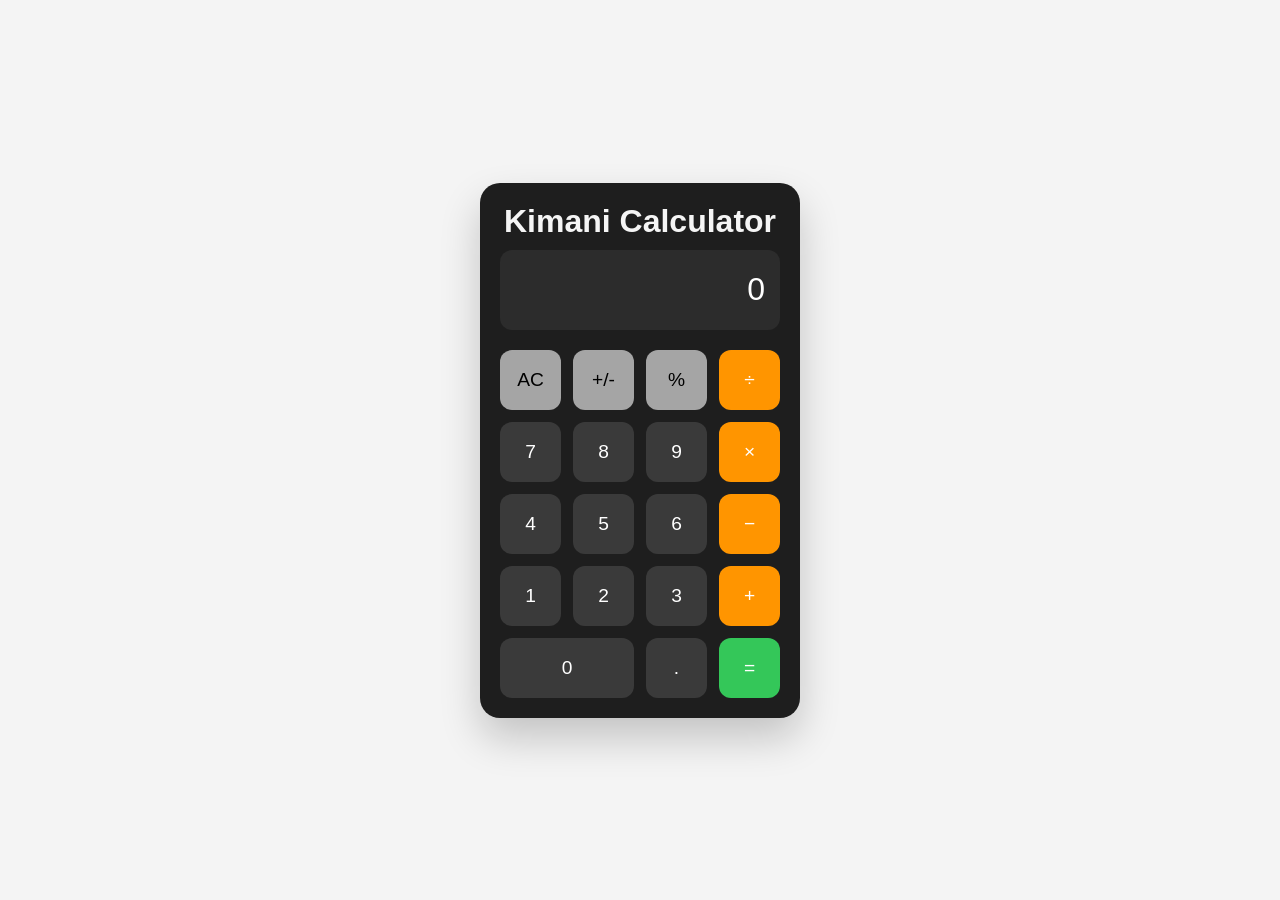
<file: calc/index.html>
<!DOCTYPE html>
<html lang="en">
<head>
<meta charset="UTF-8">
<meta name="viewport" content="width=device-width, initial-scale=1.0">
<title>Calculator UI</title>
<link rel="stylesheet" href="style.css">
</head>

<body>

<div class="calculator">
    <h1>Kimani Calculator</h1>
    <div class="display" id="display">0</div>

    <div class="buttons">
        <button class="btn-clear" onclick="clearDisplay()">AC</button>
        <button class="btn-clear" onclick="toggleSign()">+/-</button>
        <button class="btn-clear" onclick="percentage()">%</button>
        <button class="btn-operator" onclick="appendOperation('/')">÷</button>

        <button class="btn-number" onclick="appendNumber('7')">7</button>
        <button class="btn-number" onclick="appendNumber('8')">8</button>
        <button class="btn-number" onclick="appendNumber('9')">9</button>
        <button class="btn-operator" onclick="appendOperation('*')">×</button>

        <button class="btn-number" onclick="appendNumber('4')">4</button>
        <button class="btn-number" onclick="appendNumber('5')">5</button>
        <button class="btn-number" onclick="appendNumber('6')">6</button>
        <button class="btn-operator" onclick="appendOperation('-')">−</button>

        <button class="btn-number" onclick="appendNumber('1')">1</button>
        <button class="btn-number" onclick="appendNumber('2')">2</button>
        <button class="btn-number" onclick="appendNumber('3')">3</button>
        <button class="btn-operator" onclick="appendOperation('+')">+</button>

        <button class="btn-number" style="grid-column: span 2;" onclick="appendNumber('0')">0</button>
        <button class="btn-number" onclick="appendNumber('.')">.</button>
        <button class="btn-equal" onclick="calculate()">=</button>
    </div>
</div>

<script src="script.js"></script>
</body>
</html>
</file>
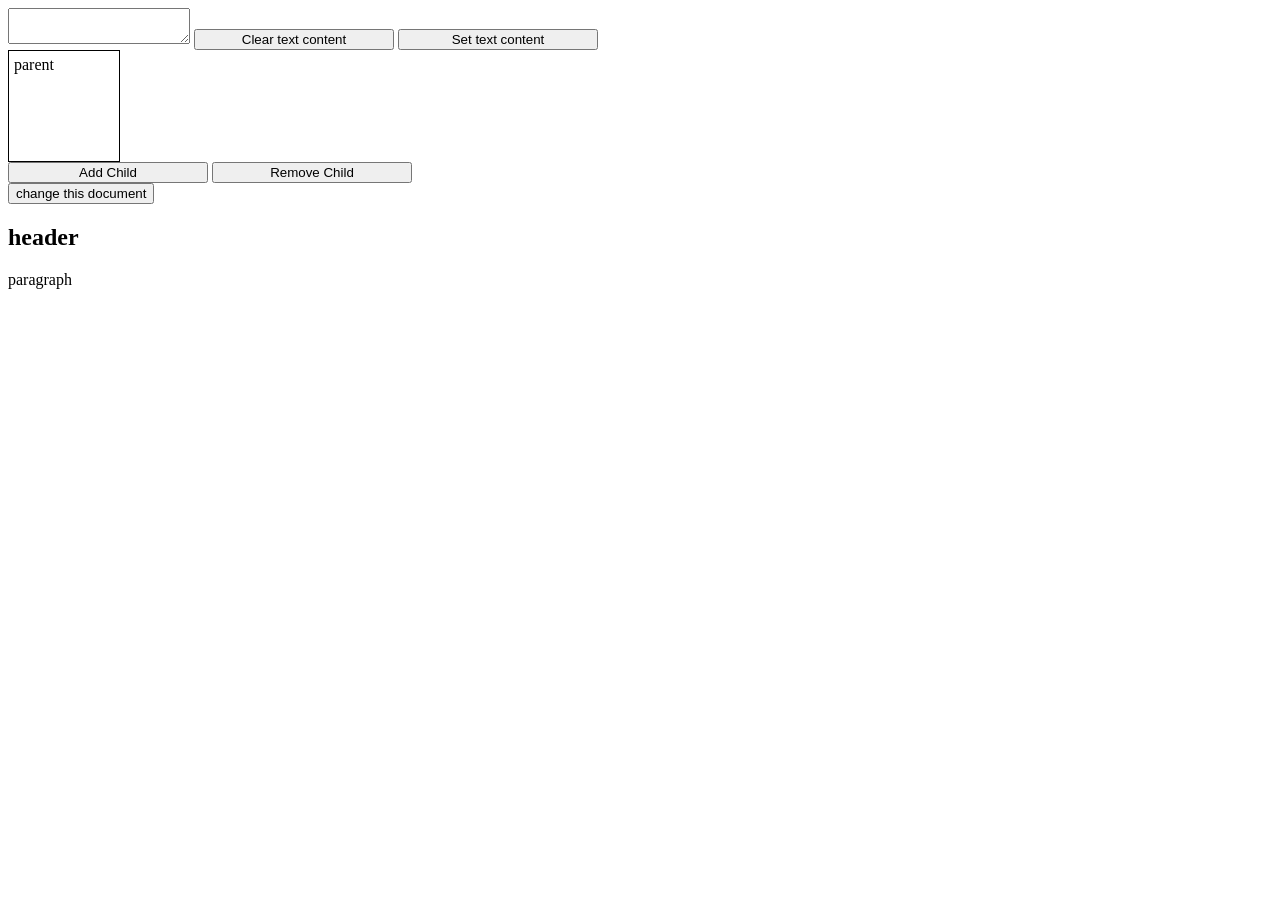
<file: DOM/index.html>
<!DOCTYPE html>
<html lang="en">
<head>
    <meta charset="UTF-8">
    <meta name="viewport" content="width=device-width, initial-scale=1.0">
    <title>Document Object Model</title>
    <link rel="stylesheet" href="styles.css">
</head>
<body>
<!-- adding and removing text in textarea -->
    <div class="container">
        <textarea class="story"></textarea>
        <button id="clear-text" type="button">Clear text content</button>
        <button id="set-text" type="button">Set text content</button>
    </div>

    <!-- for adding and removing a child -->
    <div class="container2">
        <div class="parent">parent</div>
        <button id="add-child">Add Child</button>
        <button id="remove-child">Remove Child</button>
    </div>

    <!-- Changing the header of a document and adding a paragraph -->
     <div class="container3">
        <input type="button" value="change this document">
        <h2>header</h2>
        <p>paragraph</p>
     </div>
    

    <script src="script.js"></script>
</body>
</html>
</file>
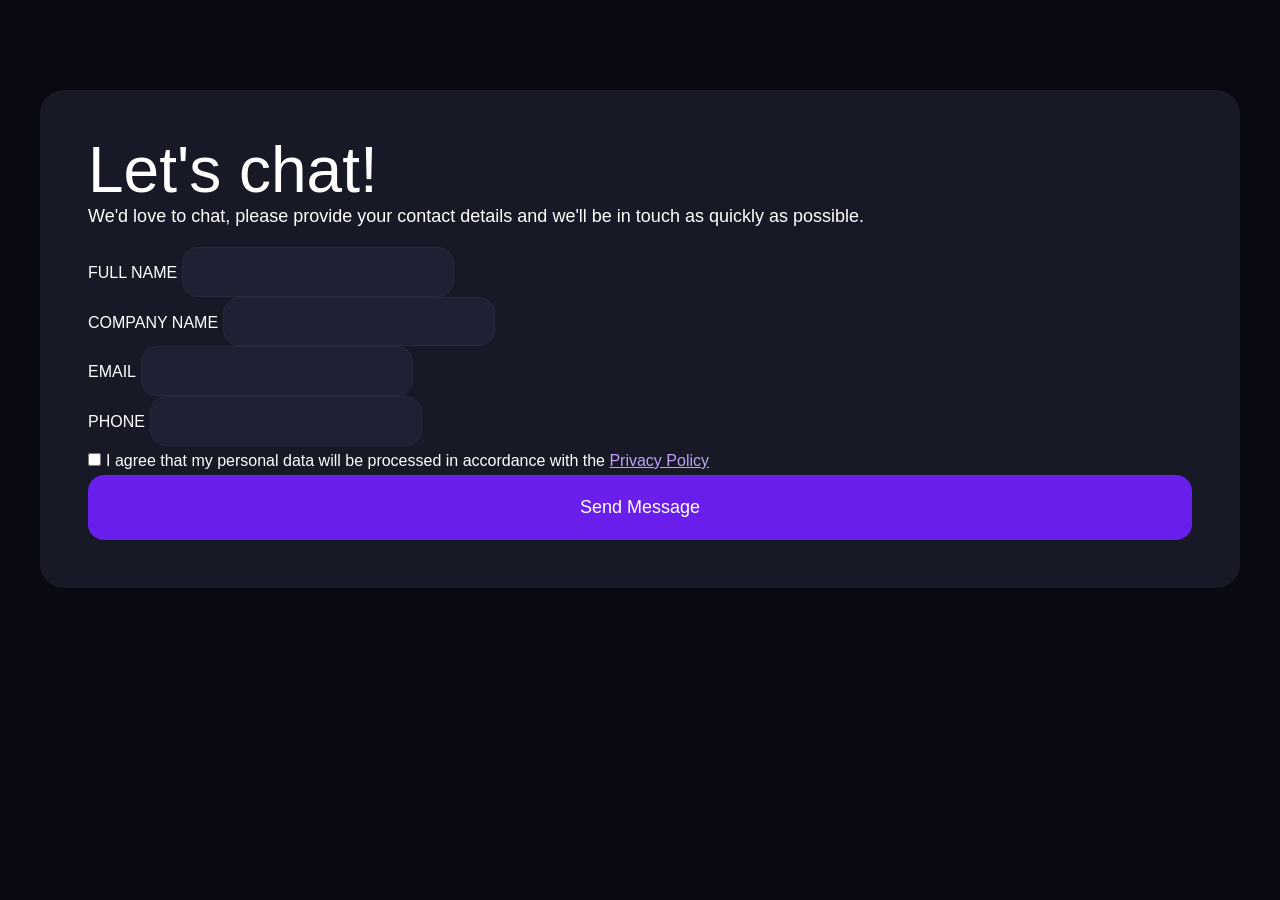
<file: forms/index.html>
<!DOCTYPE html>
<html lang="en">
<head>
    <meta charset="UTF-8">
    <meta name="viewport" content="width=device-width, initial-scale=1.0">
    <title>Document</title>
    <link rel="stylesheet" href="style.css">
</head>
<body>
    
    <div class="contact-form">
  <div class="flow">
    <h1>Let's chat!</h1>
    <p>We'd love to chat, please provide your contact details and we'll be in touch as quickly as possible.</p>
  </div>
  <form>
    <div class="form-group">
      <label for="name">Full Name</label>
      <input type="text" id="name" required>
    </div>
    <div class="form-group">
      <label for="company">Company Name</label>
      <input type="text" id="company" required>
    </div>
    <div class="form-group">
      <label for="email">Email</label>
      <input type="email" id="email" required>
    </div>
    <div class="form-group">
      <label for="phone">Phone</label>
      <input type="tel" id="phone" required>
    </div>
    <div class=form-group>
      <input type="checkbox" id="privacy">
      <label for="privacy" class="fine-print">I agree that my personal data will be processed in accordance with the <a href="#">Privacy Policy</a></label>
    </div>
    <button>Send Message</button>
  </form>
</div>


</body>
</html>
</file>
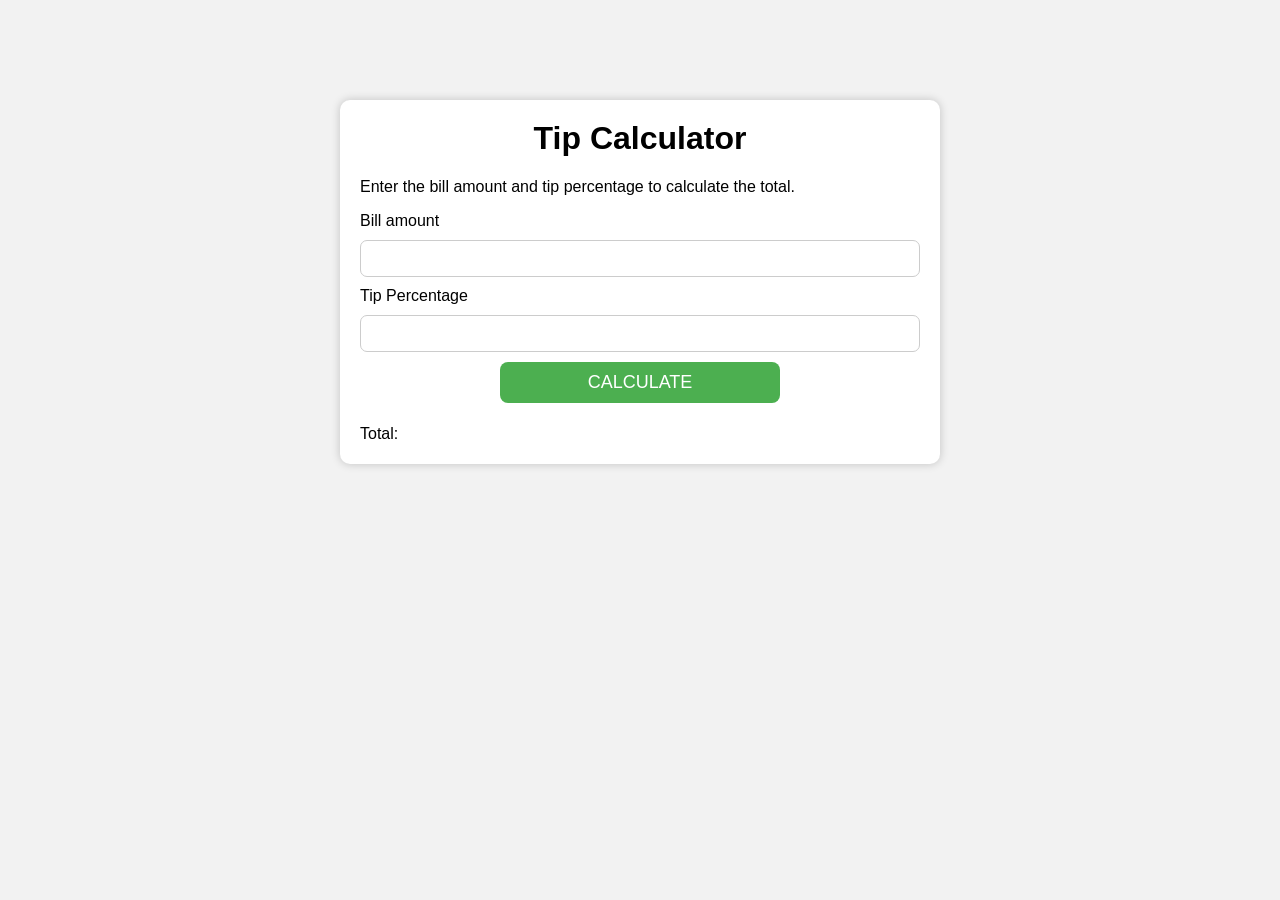
<file: tip_calculator/index.html>
<!DOCTYPE html>
<html lang="en">
<head>
    <meta charset="UTF-8">
    <meta name="viewport" content="width=device-width, initial-scale=1.0">
    <title>Tip Calculator</title>
    <link rel="stylesheet" href="style.css">
</head>
<body>
    <div class="container">
        <h1>Tip Calculator</h1>
        <p>Enter the bill amount and tip percentage to calculate the total.</p>
        <label for="bill">Bill amount</label>
        <input type="number" id="bill">
        <br>
        <label for="tip">Tip Percentage</label>
        <input type="number" id="tip">
        <br>
        <button id="calculate">Calculate</button>
        <br>
        <label for="total">Total:</label>
        <span id="total"></span>
    </div>
    <script src="main.js"></script>
</body>
</html>
</file>
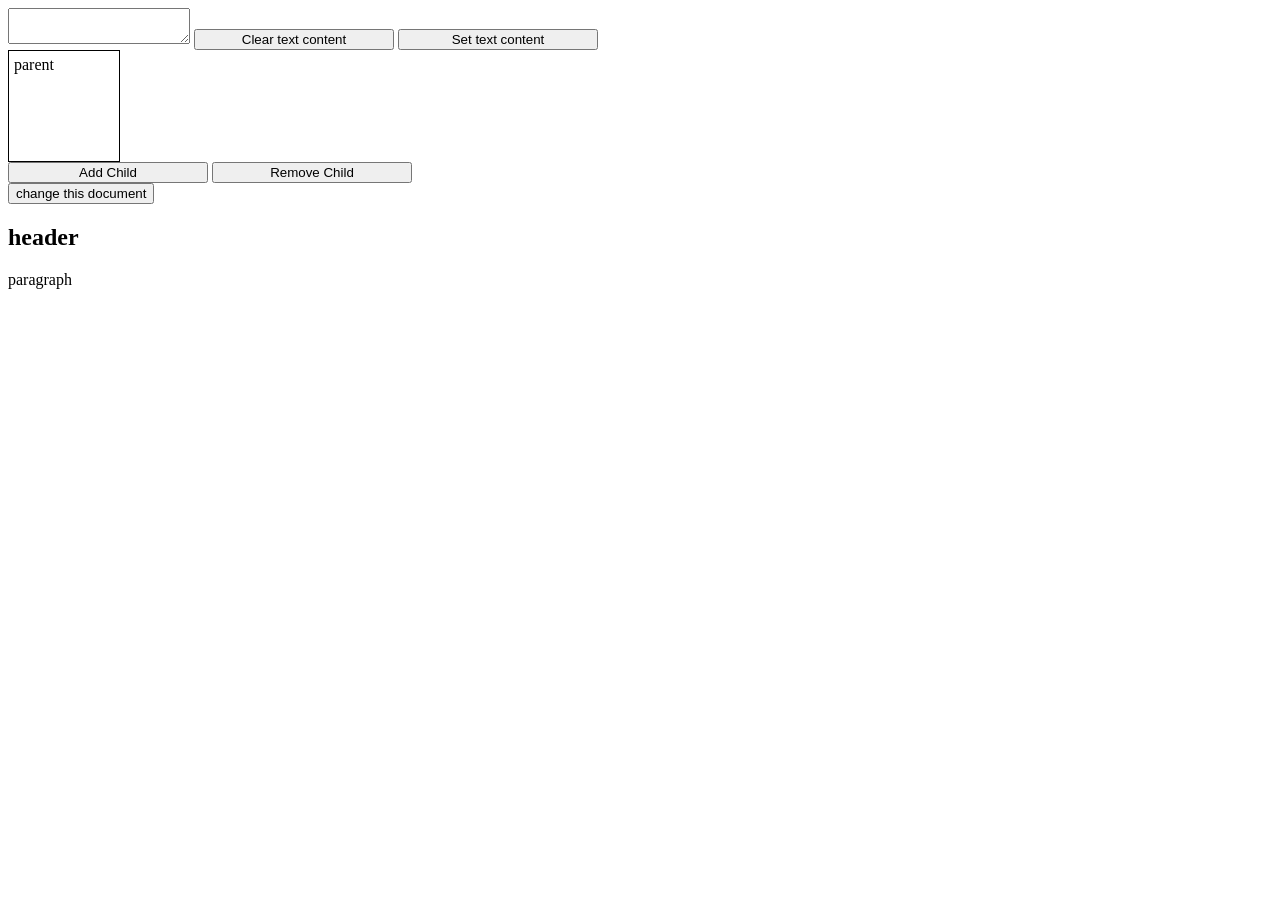
<file: DOM/web 1/index.html>
<!DOCTYPE html>
<html lang="en">
<head>
    <meta charset="UTF-8">
    <meta name="viewport" content="width=device-width, initial-scale=1.0">
    <title>Document Object Model</title>
    <link rel="stylesheet" href="styles.css">
</head>
<body>
<!-- adding and removing text in textarea -->
    <div class="container">
        <textarea class="story"></textarea>
        <button id="clear-text" type="button">Clear text content</button>
        <button id="set-text" type="button">Set text content</button>
    </div>

    <!-- for adding and removing a child -->
    <div class="container2">
        <div class="parent">parent</div>
        <button id="add-child">Add Child</button>
        <button id="remove-ch   ild">Remove Child</button>
    </div>

    <!-- Changing the header of a document and adding a paragraph -->
     <div class="container3">
        <input type="button" value="change this document">
        <h2>header</h2>
        <p>paragraph</p>
     </div>
    

    <script src="script.js"></script>
</body>
</html>
</file>
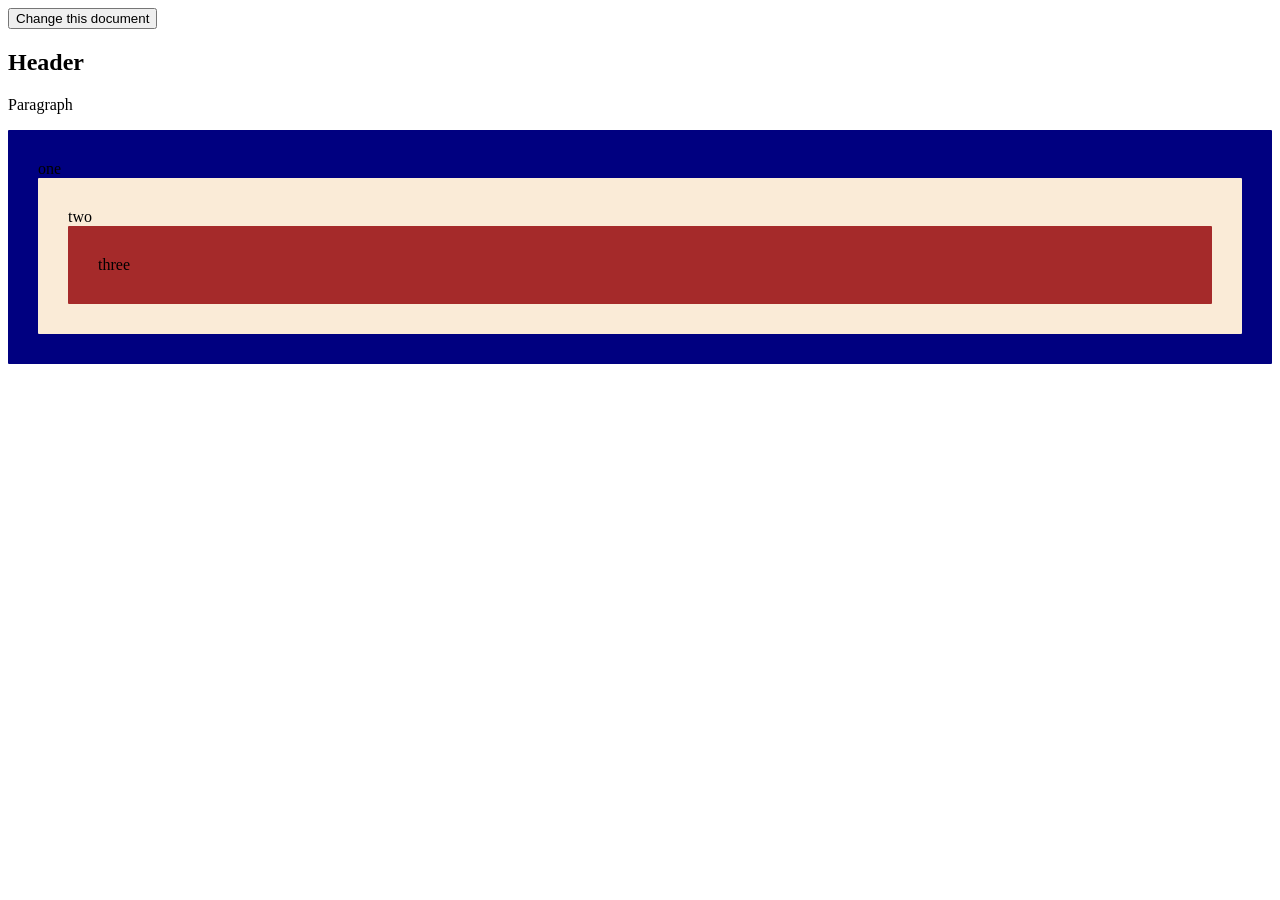
<file: DOM/web 2/index2.html>
<!DOCTYPE html>
<html lang="en">
<head>
    <meta charset="UTF-8">
    <meta name="viewport" content="width=device-width, initial-scale=1.0">
    <title>Web 2</title>
    <link rel="stylesheet" href="styles.css">
</head>
<body>
    <input type="button" value="Change this document">
    <h2>Header</h2>
    <p>Paragraph</p>

    <div class="one">one
        <div class="two">two
            <div class="three">three</div>
        </div>
    </div>

    <script src="script.js"></script>
</body>
</html>
</file>
<file: calc/style.css>
* {
    margin: 0;
    padding: 0;
    box-sizing: border-box;
    font-family: Arial, Helvetica, sans-serif;
}

body {
    height: 100vh;
    display: flex;
    justify-content: center;
    align-items: center;
    background: #f4f4f4;
}
h1 {
    color: whitesmoke;
    font-size: 2em;
    padding: auto;
    margin-bottom: 10px;
    text-align: center;
}
.calculator {
    width: 320px;
    background: #1e1e1e;
    padding: 20px;
    border-radius: 20px;
    box-shadow: 0 20px 40px rgba(0,0,0,0.2);
}

.display {
    background: #2c2c2c;
    color: white;
    height: 80px;
    border-radius: 12px;
    padding: 15px;
    text-align: right;
    font-size: 2rem;
    display: flex;
    align-items: center;
    justify-content: flex-end;
    margin-bottom: 20px;
    overflow: hidden;
    word-break: break-all;
}

.buttons {
    display: grid;
    grid-template-columns: repeat(4, 1fr);
    gap: 12px;
}

button {
    height: 60px;
    border: none;
    border-radius: 12px;
    font-size: 1.2rem;
    cursor: pointer;
    transition: 0.2s ease;
}

button:active {
    transform: scale(0.95);
}

.btn-number {
    background: #3a3a3a;
    color: white;
}

.btn-operator {
    background: #ff9500;
    color: white;
}

.btn-clear {
    background: #a5a5a5;
    color: black;
}

.btn-equal {
    background: #34c759;
    color: white;
}
</file>
<file: DOM/styles.css>
.container .container2 .container3{
    display: flex;
    gap: 0.5rem;
    flex-direction: column;
}

button {
    width: 200px;
}

div.parent {
    border: 1px solid black;
    padding: 5px;
    width: 100px;
    height: 100px;
}

div.child {
    border: 1px solid red;
    margin: 10px;
    padding: 5px;
    width: 80px;
    height: 60px;
    box-sizing: border-box;
}
</file>
<file: forms/style.css>
input,
button,
select,
textarea {
  font: inherit;
}


form {
  display:grid;
}

.form-group {
}

input {
  background: var(--surface-2);
  color: var(--text-1);
  border: var(--border);
  border-radius: 16px;
  padding: 1ex 2ex;
}

/* general styling */
:root {
  --surface-0: hsl(229, 41%, 5%);
  --surface-1: hsl(229, 25%, 12%);
  --surface-2: hsl(234, 26%, 16%);
  --text-1: hsl(229, 12%, 100%);
  --text-2: hsl(229, 12%, 66%);
  --required: hsl(321, 32%, 56%);
  --accent: hsl(262, 84%, 52%);
  --border: 1px solid hsl(229, 22%, 19%);
}

* {
  box-sizing: border-box;
  margin: 0;
}

body {
  font-family: "Radio Canada", sans-serif;
  font-size: 1.125rem;
  line-height: 1.6;

  background-color: var(--surface-0);
  color: var(--text-1);

  padding-block-start: 10vb;
}

h1 {
  font-size: 4rem;
  font-weight: 300;
  line-height: 1;
}

a {
  color: hsl(from var(--accent) h s 80%);
}

label {
  text-transform: uppercase;
  font-size: 1rem;
}

.fine-print {
  text-transform: revert;
  line-height: 1.4;
}

.contact-form {
  display: grid;
  gap: 1rem;

  background-color: var(--surface-1);
  padding: 3rem;
  border-radius: 24px;
  width: min(100% - 4rem, 1200px);
  margin-inline: auto;
}

button {
  cursor: pointer;
  background-color: var(--accent);
  color: var(--text-1);
  padding: 1em 1.5em;
  border: 0;
  border-radius: 16px;

  &:hover,
  &:focus-visible {
    background-color: hsl(from var(--accent) h s 30%);
  }
}
</file>
<file: tip_calculator/style.css>
* {
    box-sizing: border-box;
}

body {
    background-color: #f2f2f2;
    font-family: "Helvetica", sans-serif;
}

.container {
    background-color: white;
    max-width: 600px;
    margin: 100px auto;
    padding: 20px;
    box-shadow: 0 0 10px rgba(0,0,0,0.2);
    border-radius: 10px;
}

h1 {
    margin-top: 0;
    text-align: center;
}

input{
    padding: 10px;
    border: 1px solid #ccc;
    border-radius: 7px;
    margin: 10px 0;
    width: 100%;
}

button {
    background-color: #4caf50;
    color: white;
    padding: 10px;
    border: none;
    cursor: pointer;
    display: block;
    margin-left: auto;
    margin-right: auto;
    width: 50%;
    font-size: 18px;
    text-transform: uppercase;
    transition: background-color 0.2s ease;
    border-radius: 8px;
}

button:hover {
    background-color: #45a049;
}

#total {
    font-size: 20px;
    font-weight: bold;
    margin-top: 10px;
}
</file>
<file: DOM/web 1/styles.css>
.container .container2 .container3{
    display: flex;
    gap: 0.5rem;
    flex-direction: column;
}

button {
    width: 200px;
}

div.parent {
    border: 1px solid black;
    padding: 5px;
    width: 100px;
    height: 100px;
}

div.child {
    border: 1px solid red;
    margin: 10px;
    padding: 5px;
    width: 80px;
    height: 60px;
    box-sizing: border-box;
}
</file>
<file: DOM/web 2/styles.css>
div {
    border-radius: 1px;
    margin: auto;
    padding: 30px;
}

.one {
    background-color: navy;
}
.two {
    background-color: antiquewhite;
}

.three {
    background-color: brown;
}
</file>
